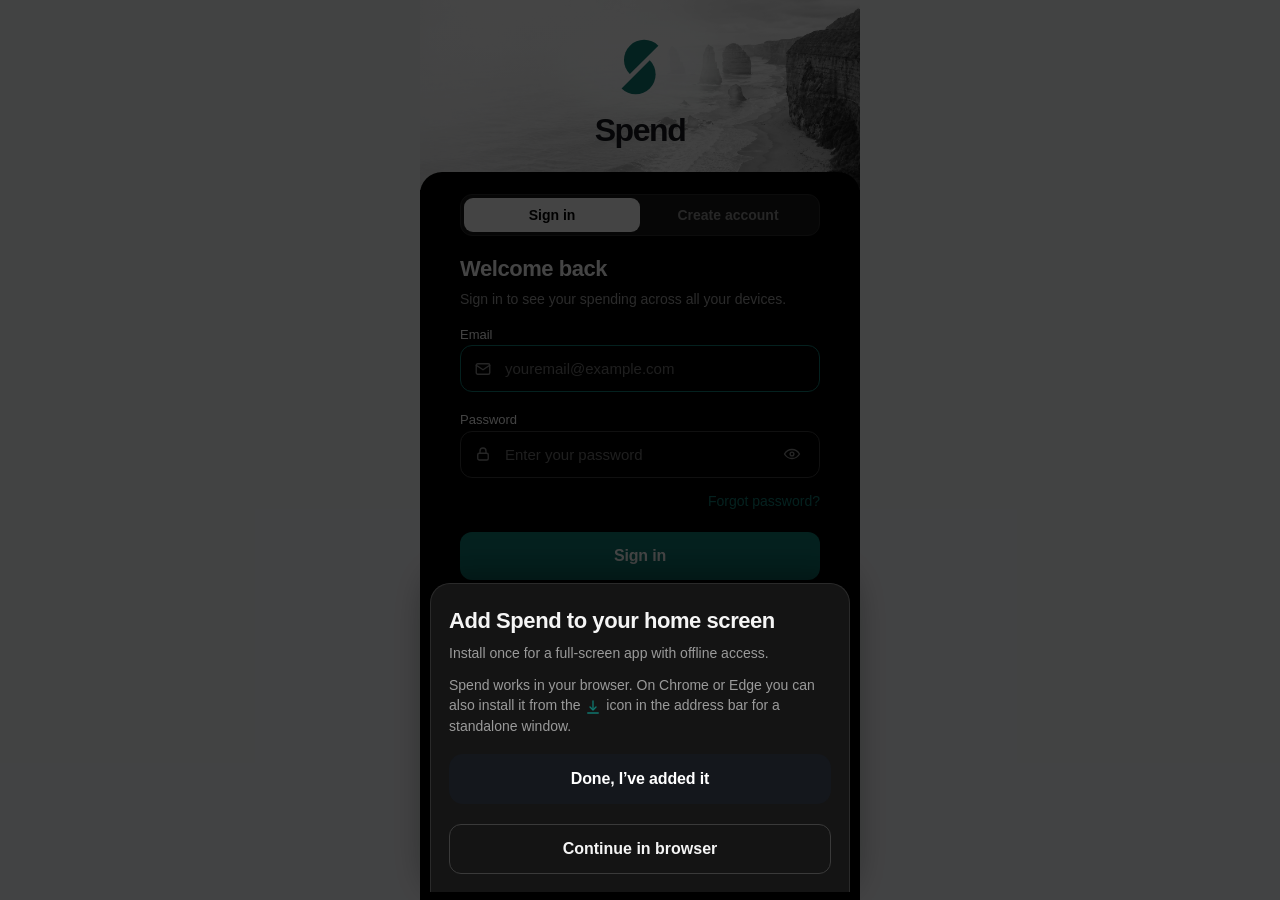
<file: index.html>
<!doctype html>
<html lang="en">
<head>
  <meta charset="utf-8">
  <meta name="viewport" content="width=device-width, initial-scale=1, viewport-fit=cover, maximum-scale=1">
  <meta name="theme-color" content="#EEF0F2">
  <meta name="apple-mobile-web-app-capable" content="yes">
  <meta name="apple-mobile-web-app-status-bar-style" content="default">
  <meta name="apple-mobile-web-app-title" content="Spend">
  <link rel="manifest" href="./manifest.webmanifest">
  <link rel="icon" href="./assets/icon-192.png" type="image/png">
  <link rel="apple-touch-icon" href="./assets/icon-192.png">
  <link rel="stylesheet" href="./styles.css">
  <title>Spend — expense tracker</title>
</head>
<body>
<div class="app" id="app" aria-busy="true">

  <div class="load-screen" id="loadScreen" role="status" aria-live="polite" aria-label="Loading Spend">
    <div class="brand-lockup">
      <img class="brand-mark" src="./assets/brand-mark.svg" width="80" height="125" alt="" aria-hidden="true">
      <div class="brand-wordmark">Spend</div>
      <p class="brand-tagline">Track what matters</p>
    </div>
    <div class="load-screen-spinner" aria-hidden="true"></div>
    <p class="load-screen-hint" id="loadScreenHint" hidden>Waking the server can take up to 15 seconds the first time today.</p>
  </div>

  <div class="account-menu" id="accountMenu" hidden>
    <button type="button" class="account-avatar" id="accountAvatar"
            aria-label="Account menu" aria-expanded="false" aria-haspopup="true">
      <span id="accountInitial">?</span>
    </button>
    <div class="account-popover" id="accountPopover" hidden>
      <div class="account-popover-lbl">Signed in as</div>
      <div class="account-popover-email" id="accountPopoverEmail"></div>
      <button type="button" class="account-signout" id="accountSignOut">Sign out</button>
    </div>
  </div>

  <div class="sync-status" id="syncStatus" hidden role="status" aria-live="polite"></div>

  <!-- SETUP (shown when Supabase keys are missing) -->
  <section class="screen" id="screen-setup">
    <div class="auth auth--hybrid">
      <div class="auth-brand-zone">
        <div class="brand-lockup">
          <img class="brand-mark" src="./assets/brand-mark.svg" width="80" height="125" alt="" aria-hidden="true">
          <div class="brand-wordmark">Spend</div>
          <p class="brand-tagline">Almost there — connect Supabase</p>
        </div>
      </div>
      <div class="auth-dock">
        <div class="auth-dock-inner">
          <div class="setup-steps">
            <p><strong>1.</strong> Supabase Dashboard → <strong>Project Settings</strong> → <strong>API</strong></p>
            <p><strong>2.</strong> Copy <strong>Project URL</strong> and <strong>anon public</strong> key</p>
            <p><strong>3.</strong> Paste them into <code>supabase/config.js</code> and save</p>
            <p><strong>4.</strong> Hard-refresh this page (<code>Cmd+Shift+R</code>)</p>
          </div>
          <p class="auth-msg error">Supabase is not configured yet — that’s why you don’t see the login screen.</p>
        </div>
      </div>
    </div>
  </section>

  <!-- AUTH (login / sign up) -->
  <section class="screen" id="screen-auth">
    <div class="auth auth--hybrid">
      <div class="auth-brand-zone">
        <div class="brand-lockup">
          <img class="brand-mark" src="./assets/brand-mark.svg" width="80" height="125" alt="" aria-hidden="true">
          <div class="brand-wordmark">Spend</div>
          <p class="brand-tagline">Track what matters</p>
        </div>
      </div>
      <div class="auth-dock">
        <div class="auth-dock-inner">
          <div id="authPanelForm" class="auth-panel">
            <div class="auth-seg" id="authSeg" role="tablist" aria-label="Sign in or create account">
              <button type="button" class="auth-seg-btn" id="authSegSignIn" role="tab" aria-selected="true" aria-controls="authForm">Sign in</button>
              <button type="button" class="auth-seg-btn" id="authSegSignUp" role="tab" aria-selected="false" aria-controls="authForm">Create account</button>
            </div>
            <button type="button" class="auth-back-link" id="authBackToSignIn" hidden>‹ Back to sign in</button>
            <div id="authBanner" class="auth-banner" hidden role="alert" aria-live="polite"></div>
            <div class="auth-heading" id="authHeading">
              <h2 class="auth-title" id="authTitle">Welcome back</h2>
              <p class="auth-lead" id="authLead">Sign in to see your spending across all your devices.</p>
            </div>
            <form id="authForm" class="auth-form" novalidate>
              <div class="field" id="authNameField" hidden>
                <label class="fl" for="authName">What's your name?</label>
                <div class="auth-input">
                  <span class="auth-input-ico" data-ico="user" aria-hidden="true"></span>
                  <input class="noteinput" type="text" id="authName" name="name" autocomplete="given-name"
                         maxlength="40" placeholder="Your first name" aria-describedby="authNameHelp authNameError">
                </div>
                <p class="auth-field-help" id="authNameHelp">Shown on your profile. You can change it later.</p>
                <p class="auth-field-error" id="authNameError" hidden aria-live="polite"></p>
              </div>
              <div class="field" id="authEmailField">
                <label class="fl" for="authEmail">Email</label>
                <div class="auth-input">
                  <span class="auth-input-ico" data-ico="mail" aria-hidden="true"></span>
                  <input class="noteinput" type="email" id="authEmail" name="email" autocomplete="email"
                         inputmode="email" autocapitalize="none" spellcheck="false"
                         placeholder="youremail@example.com" aria-describedby="authEmailError">
                </div>
                <p class="auth-field-error" id="authEmailError" hidden aria-live="polite"></p>
              </div>
              <div class="field" id="authPasswordField">
                <label class="fl" for="authPassword" id="authPasswordLabel">Password</label>
                <div class="auth-input">
                  <span class="auth-input-ico" data-ico="lock" aria-hidden="true"></span>
                  <input class="noteinput" type="password" id="authPassword" name="password"
                         autocomplete="current-password" placeholder="Enter your password"
                         aria-describedby="authPasswordHelp authPasswordError">
                  <button type="button" class="auth-eye" id="authPasswordToggle" aria-label="Show password" aria-pressed="false">
                    <span class="icon" data-ico="eye" aria-hidden="true"></span>
                  </button>
                </div>
                <div class="auth-meter" id="authPasswordMeter" hidden aria-hidden="true">
                  <span></span><span></span><span></span><span></span>
                </div>
                <p class="auth-field-help" id="authPasswordHelp" hidden></p>
                <p class="auth-field-error" id="authPasswordError" hidden aria-live="polite"></p>
              </div>
              <div class="field" id="authConfirmPasswordField" hidden>
                <label class="fl" for="authConfirmPassword">Confirm new password</label>
                <div class="auth-input">
                  <span class="auth-input-ico" data-ico="lock" aria-hidden="true"></span>
                  <input class="noteinput" type="password" id="authConfirmPassword" name="confirm-password"
                         autocomplete="new-password" placeholder="Enter it again"
                         aria-describedby="authConfirmPasswordError">
                  <button type="button" class="auth-eye" id="authConfirmPasswordToggle" aria-label="Show password" aria-pressed="false">
                    <span class="icon" data-ico="eye" aria-hidden="true"></span>
                  </button>
                </div>
                <p class="auth-field-error" id="authConfirmPasswordError" hidden aria-live="polite"></p>
              </div>
              <p class="auth-forgot-wrap" id="authForgotWrap">
                <button type="button" class="auth-forgot" id="authForgotLink">Forgot password?</button>
              </p>
              <p class="auth-slow-note" id="authSlowNote" hidden>Waking the server can take up to 10 seconds the first time today.</p>
              <button type="submit" class="savebtn" id="authSubmit">Sign in</button>
            </form>
            <p class="auth-install-link-wrap" id="authInstallLinkWrap" hidden>
              <button type="button" class="auth-inline-link" id="authInstallHelpLink">How to install</button>
            </p>
            <p class="auth-foot" id="authFoot" hidden></p>
            <div class="auth-forgot-success" id="authForgotSuccess" hidden role="status" aria-live="polite">
              ✓ If an account exists for that email, a reset link is on its way. It expires in 1 hour.
            </div>
          </div>
          <div id="authPanelCheckEmail" class="auth-panel" hidden>
            <div class="auth-mail-ico" aria-hidden="true">
              <span class="icon" data-ico="mail"></span>
            </div>
            <h2 class="auth-title" id="authCheckTitle">Check your inbox</h2>
            <p class="auth-lead" id="authCheckLead"></p>
            <ol class="auth-steps">
              <li>Open the email from Spend</li>
              <li>Tap <strong>Confirm my email</strong></li>
              <li>You'll land back here, signed in</li>
            </ol>
            <button type="button" class="savebtn" id="authOpenMailBtn">Open mail app</button>
            <button type="button" class="auth-ghost-btn" id="authResendBtn">Resend email</button>
            <p class="auth-resend-note" id="authResendNote"></p>
            <p class="auth-foot">
              <button type="button" class="auth-inline-link" id="authWrongEmailBtn">Wrong email? Start again</button>
            </p>
          </div>
        </div>
      </div>
    </div>
  </section>

  <!-- One-time display name (existing accounts without user_metadata.display_name) -->
  <section class="screen" id="screen-display-name">
    <div class="auth auth--hybrid auth--compact">
      <div class="auth-brand-zone">
        <div class="brand-lockup">
          <img class="brand-mark" src="./assets/brand-mark.svg" width="80" height="125" alt="" aria-hidden="true">
          <div class="brand-wordmark">Spend</div>
        </div>
      </div>
      <div class="auth-dock">
        <div class="auth-dock-inner">
          <div class="auth-heading">
            <h2 class="auth-title">What should we call you?</h2>
            <p class="auth-lead">We use this for your avatar and your account.</p>
          </div>
          <form id="displayNameForm" class="auth-form" novalidate>
            <div class="field" id="displayNameField">
              <label class="fl" for="displayNameInput">Your name</label>
              <div class="auth-input">
                <span class="auth-input-ico" data-ico="user" aria-hidden="true"></span>
                <input class="noteinput" type="text" id="displayNameInput" name="name" autocomplete="given-name"
                       maxlength="40" placeholder="Your first name" aria-describedby="displayNameError">
              </div>
              <p class="auth-field-error" id="displayNameError" hidden aria-live="polite"></p>
            </div>
            <button type="submit" class="savebtn" id="displayNameSubmit">Save</button>
          </form>
        </div>
      </div>
    </div>
  </section>

  <!-- HOME -->
  <section class="screen" id="screen-home">
    <div class="topbar">
      <div class="month-switch tabular" id="monthSwitcher">
        <button class="iconbtn" type="button" id="monthPrev" aria-label="Previous month" data-ico="chevronLeft"></button>
        <div class="month" id="monthLabel">This month</div>
        <button class="iconbtn" type="button" id="monthNext" aria-label="Next month" data-ico="chevronRight"></button>
      </div>
    </div>
    <div class="scroll" id="homeScroll"></div>
  </section>

  <!-- LIST -->
  <section class="screen" id="screen-list">
    <div class="topbar">
      <div class="month-switch tabular" id="listMonthSwitcher">
        <button class="iconbtn" type="button" id="listMonthPrev" aria-label="Previous month" data-ico="chevronLeft"></button>
        <div class="month" id="listMonthLabel">This month</div>
        <button class="iconbtn" type="button" id="listMonthNext" aria-label="Next month" data-ico="chevronRight"></button>
      </div>
    </div>
    <div class="list-search-wrap">
      <span class="icon list-search-ico" data-ico="search" aria-hidden="true"></span>
      <input class="list-search" type="search" id="listSearch"
             placeholder="Search notes or categories" autocomplete="off"
             aria-label="Search expenses in this month">
    </div>
    <div class="chips" id="filterChips"></div>
    <div class="scroll" id="listScroll"></div>
  </section>

  <!-- ADD -->
  <section class="screen" id="screen-add">
    <div class="topbar topbar--center">
      <button class="iconbtn" id="addBack" aria-label="Cancel" data-ico="x"></button>
      <h1 id="addTitle">New expense</h1>
      <span class="topbar-side" aria-hidden="true"></span>
    </div>
    <div class="scroll">
      <div class="amountwrap">
        <input class="amtinput tabular" id="amtInput" inputmode="decimal" placeholder="0.00"
               aria-label="Amount in Australian dollars" autocomplete="off">
        <div class="cur" id="amtCurrency">AUD</div>
      </div>
      <div class="field">
        <div class="fl">Category</div>
        <div class="pickgrid" id="pickGrid"></div>
      </div>
      <div class="field">
        <div class="fl">Date</div>
        <div class="datepill">
          <span class="icon" data-ico="calendar"></span><span id="dateText">Today</span>
          <span class="icon chev" data-ico="chevron"></span>
          <input type="date" id="dateInput" aria-label="Pick a date">
        </div>
      </div>
      <div class="field">
        <div class="fl">Note <span style="text-transform:none;color:var(--faint);font-weight:500;">(optional)</span></div>
        <input class="noteinput" id="noteInput" placeholder="e.g. lunch with friends" autocomplete="off">
      </div>
      <button class="savebtn" id="saveBtn" disabled>Save expense</button>
    </div>
  </section>

  <!-- ANALYSIS -->
  <section class="screen" id="screen-analyse">
    <div class="topbar">
      <div class="month-switch tabular" id="analyseMonthSwitcher">
        <button class="iconbtn" type="button" id="analyseMonthPrev" aria-label="Previous month" data-ico="chevronLeft"></button>
        <div class="month" id="analyseMonthLabel">This month</div>
        <button class="iconbtn" type="button" id="analyseMonthNext" aria-label="Next month" data-ico="chevronRight"></button>
      </div>
    </div>
    <div class="scroll" id="analyseScroll"></div>
  </section>

  <!-- MORE -->
  <section class="screen" id="screen-stub">
    <div class="topbar"><h1 id="stubTitle">More</h1></div>
    <div id="stubContent"></div>
  </section>

  <!-- SHARED GROUPS -->
  <section class="screen" id="screen-shared">
    <div class="topbar" id="sharedTopbar">
      <button type="button" class="iconbtn" id="sharedBack" hidden aria-label="Back" data-ico="chevronLeft"></button>
      <h1 id="sharedTitle">Groups</h1>
    </div>
    <div class="scroll" id="sharedScroll"></div>
  </section>

  <!-- NAV -->
  <nav class="nav" id="nav">
    <button data-nav="home" class="on"><span class="icon" data-ico="home"></span>Home</button>
    <button data-nav="list"><span class="icon" data-ico="list"></span>Expenses</button>
    <button data-nav="add"><span class="icon" data-ico="plus"></span>Add</button>
    <button data-nav="analyse"><span class="icon" data-ico="chart"></span>Analysis</button>
    <button data-nav="shared"><span class="icon" data-ico="users"></span>Groups</button>
    <button data-nav="more"><span class="icon" data-ico="dots"></span>More</button>
  </nav>
</div>

<div id="toast" class="toast" hidden></div>

<div class="install-tutorial" id="installTutorial" hidden role="dialog" aria-modal="true"
     aria-labelledby="installTutorialTitle" aria-describedby="installTutorialDesc">
  <button type="button" class="install-tutorial-backdrop" id="installTutorialBackdrop" tabindex="-1" aria-hidden="true"></button>
  <div class="install-tutorial-sheet">
    <h2 class="auth-title" id="installTutorialTitle">Add Spend to your home screen</h2>
    <p class="auth-lead" id="installTutorialDesc">Install once for a full-screen app with offline access.</p>

    <div class="install-panel" id="installPanelIosOther" hidden>
      <p class="install-callout">On iPhone and iPad, home screen install only works in <strong>Safari</strong>.</p>
      <p class="auth-lead">Copy this link, paste it into Safari, then follow the steps below.</p>
      <button type="button" class="auth-ghost-btn install-copy-btn" id="installCopyLinkBtn">Copy link to open in Safari</button>
      <p class="install-copy-note" id="installCopyNote" hidden role="status" aria-live="polite">Link copied — paste in Safari’s address bar.</p>
    </div>

    <ol class="auth-steps install-steps" id="installStepsIosSafari" hidden>
      <li><span class="install-step-ico icon" data-ico="share" aria-hidden="true"></span><span class="install-step-text">Tap <strong>Share</strong> in Safari&rsquo;s toolbar</span></li>
      <li><span class="install-step-ico icon" data-ico="viewMore" aria-hidden="true"></span><span class="install-step-text">Tap <strong>View More</strong> in the lower-right of the share sheet</span></li>
      <li><span class="install-step-ico icon" data-ico="homePlus" aria-hidden="true"></span><span class="install-step-text">Tap <strong>Add to Home Screen</strong></span></li>
      <li><span class="install-step-ico icon" data-ico="plus" aria-hidden="true"></span><span class="install-step-text">Tap <strong>Add</strong> in the top corner</span></li>
      <li><span class="install-step-ico icon" data-ico="phone" aria-hidden="true"></span><span class="install-step-text">Open <strong>Spend</strong> from your home screen</span></li>
    </ol>

    <ol class="auth-steps install-steps" id="installStepsAndroid" hidden>
      <li><span class="install-step-ico icon" data-ico="dots" aria-hidden="true"></span><span class="install-step-text">Tap the menu <strong>(⋮)</strong> in Chrome</span></li>
      <li><span class="install-step-ico icon" data-ico="plus" aria-hidden="true"></span><span class="install-step-text">Tap <strong>Add to Home screen</strong> or <strong>Install app</strong></span></li>
      <li><span class="install-step-ico icon" data-ico="phone" aria-hidden="true"></span><span class="install-step-text">Open <strong>Spend</strong> from your home screen</span></li>
    </ol>

    <p class="auth-lead install-desktop-note" id="installPanelDesktop" hidden>
      Spend works in your browser. On Chrome or Edge you can also install it from the <span class="install-inline-ico icon" data-ico="download" aria-hidden="true"></span> icon in the address bar for a standalone window.
    </p>

    <button type="button" class="savebtn install-prompt-btn" id="installPromptBtn" hidden>Install Spend</button>

    <div class="install-tutorial-actions">
      <button type="button" class="savebtn" id="installTutorialDone">Done, I&rsquo;ve added it</button>
      <button type="button" class="auth-ghost-btn" id="installTutorialBrowser">Continue in browser</button>
    </div>
  </div>
</div>

<div class="confirm" id="confirmDialog" hidden>
  <button type="button" class="confirm-backdrop" id="confirmCancelBg" aria-label="Dismiss"></button>
  <div class="confirm-sheet" role="dialog" aria-modal="true" aria-labelledby="confirmTitle" aria-describedby="confirmBody">
    <h2 class="confirm-title" id="confirmTitle">Delete expense?</h2>
    <p class="confirm-body" id="confirmBody">This can’t be undone.</p>
    <div class="confirm-actions">
      <button type="button" class="confirm-btn confirm-btn--ghost" id="confirmCancel">Cancel</button>
      <button type="button" class="confirm-btn confirm-btn--danger" id="confirmOk">Delete</button>
    </div>
  </div>
</div>

<!-- Supabase: cloud auth + database (vendored so the app opens without a CDN) -->
<script src="./vendor/supabase-js.js"></script>
<script src="./supabase/config.js"></script>
<script src="./supabase/client.js"></script>
<script src="./auth-view.js"></script>
<script src="./install-tutorial.js"></script>
<script src="./supabase/auth.js"></script>
<script src="./supabase/data.js"></script>
<script src="./supabase/settings.js"></script>
<script src="./supabase/categories.js"></script>
<script src="./supabase/fx-rates.js"></script>
<script src="./rates.js"></script>
<script src="./currency.js"></script>
<script src="./shared-ledger.js"></script>
<script src="./supabase/shared.js"></script>
<script src="./shared-ui.js"></script>
<script src="./app.js"></script>
</body>
</html>
</file>
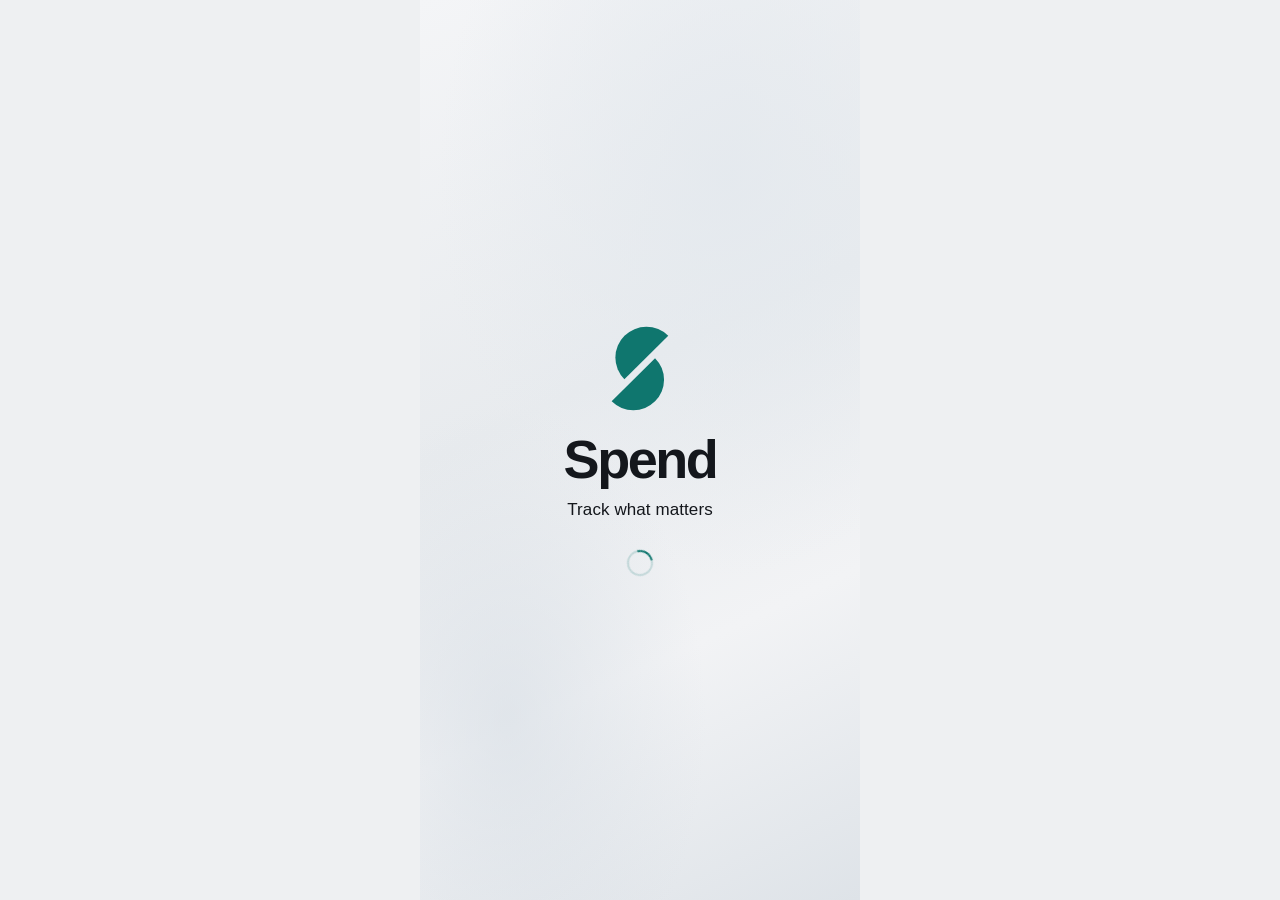
<file: expense-tracker.html>
<!doctype html>
<html lang="en">
<head>
  <meta charset="utf-8">
  <meta http-equiv="refresh" content="0; url=./index.html">
  <title>Redirecting to Spend…</title>
</head>
<body>
  <p>This file has moved. <a href="./index.html">Open Spend app</a></p>
</body>
</html>
</file>
<file: styles.css>
:root{
  --paper:#EEF0F2; --card:#FFFFFF; --ink:#14171C; --muted:#5C6370; --faint:#8B929E;
  --hair:#DDE1E6; --hair-strong:#C8CED6; --ink-soft:#1E2329;
  --ok:#0F766E; --ok-deep:#0A5C56; --over:#C0392B;
  --stone-wash:#E4E9EE;
  --radius:14px;
  --safe-b:env(safe-area-inset-bottom,0px);
  font-family:-apple-system,BlinkMacSystemFont,"Segoe UI",Roboto,Helvetica,Arial,sans-serif;
}
*{box-sizing:border-box;-webkit-tap-highlight-color:transparent;}
html,body{margin:0;height:100%;background:var(--paper);color:var(--ink);overflow:hidden;overscroll-behavior:none;}
body{font-size:16px;line-height:1.4;}
button{font-family:inherit;color:inherit;cursor:pointer;}
input{font-family:inherit;}
.tabular{font-variant-numeric:tabular-nums;}

.app{max-width:440px;margin:0 auto;height:100vh;height:100dvh;background:var(--paper);
  display:flex;flex-direction:column;position:relative;overflow:hidden;
  padding-top:env(safe-area-inset-top,0px);}
.app.modal .nav{display:none;}
.app.auth-mode .nav{display:none;}
.app.auth-mode{padding-top:0;background:#000;}
.app.auth-mode #screen-auth.active,
.app.auth-mode #screen-setup.active,
.app.auth-mode #screen-display-name.active{flex:1;min-height:0;background:#000;}
.app.signed-in #screen-home .topbar,
.app.signed-in #screen-list .topbar,
.app.signed-in #screen-analyse .topbar,
.app.signed-in #screen-stub .topbar,
.app.signed-in #screen-shared .topbar{padding-right:50px;}

/* screens */
.screen{display:none;flex:1;flex-direction:column;min-height:0;}
.screen.active{display:flex;}
.scroll{flex:1;overflow-y:auto;-webkit-overflow-scrolling:touch;padding:0 16px 96px;}

.topbar{display:flex;align-items:center;justify-content:space-between;
  padding:14px 16px 10px;flex-shrink:0;}
.topbar h1{font-size:18px;font-weight:600;margin:0;letter-spacing:-.01em;}
.topbar--center{display:grid;grid-template-columns:40px 1fr 40px;align-items:center;}
.topbar--center h1{text-align:center;font-size:16px;grid-column:2;}
.month{display:flex;align-items:center;gap:5px;font-size:18px;font-weight:600;letter-spacing:-.01em;}
.month-switch{display:flex;align-items:center;gap:2px;}
.month-switch .iconbtn{color:var(--ink);}
.month-switch .iconbtn.icon,
#addBack.icon{
  width:36px;height:36px;min-width:36px;min-height:36px;padding:0;
  display:grid;place-items:center;flex-shrink:0;
}
.month-switch .iconbtn.icon svg,
#addBack.icon svg{width:26px;height:26px;display:block;}
.month-switch .iconbtn:disabled{opacity:.35;cursor:default;}
.iconbtn{background:none;border:none;padding:6px;border-radius:10px;color:var(--muted);display:grid;place-items:center;}
.iconbtn:active{background:var(--hair);}
.icon{width:22px;height:22px;display:inline-block;vertical-align:middle;}
.icon svg{width:100%;height:100%;display:block;}

/* hero */
.hero{background:var(--card);border:1px solid var(--hair);border-radius:18px;padding:18px;margin-top:4px;}
.hero .lbl{font-size:12px;color:var(--muted);letter-spacing:.02em;text-transform:uppercase;font-weight:600;}
.hero .total{margin:4px 0 14px;line-height:1;}
.hero .hero-money .money-main{font-size:38px;font-weight:650;letter-spacing:-.02em;line-height:1.05;}
.hero .hero-money .money-eur{font-size:13px;font-weight:500;color:var(--faint);margin-top:5px;}
.bar{height:8px;border-radius:6px;background:var(--hair);overflow:hidden;margin-bottom:2px;}
.bar > i{display:block;height:100%;border-radius:6px;background:var(--ok);transition:width .35s ease;}
.bar.over > i{background:var(--over);}
.budgetrows{margin-top:4px;}
.budgetrow{display:grid;grid-template-columns:72px 1fr auto;align-items:center;gap:6px 10px;padding:11px 0;}
.budgetrow + .budgetrow{border-top:1px solid var(--hair);}
.budgetlbl{font-size:11px;font-weight:600;color:var(--muted);text-transform:uppercase;letter-spacing:.03em;display:flex;align-items:center;gap:5px;}
.budgetlbl .icon{width:13px;height:13px;flex-shrink:0;}
.budgetmid{font-size:15px;font-weight:550;color:var(--ink);letter-spacing:-.01em;}
.budget-of{color:var(--muted);font-weight:450;font-size:14px;}
.budgetright{font-size:15px;font-weight:600;color:var(--ok-deep);text-align:right;letter-spacing:-.01em;white-space:nowrap;}
.budgetright.over{color:var(--over);}
.budgetmeta{font-size:12px;font-weight:500;color:var(--faint);text-align:right;line-height:1.35;}

.addbtn{width:100%;margin-top:14px;background:var(--ink);color:#fff;border:none;border-radius:14px;
  padding:15px;font-size:16px;font-weight:600;display:flex;align-items:center;justify-content:center;gap:8px;
  letter-spacing:-.01em;}
.addbtn:active{transform:scale(.985);}
.addbtn .icon{width:20px;height:20px;}

.sectlabel{font-size:12px;font-weight:600;color:var(--muted);letter-spacing:.03em;
  text-transform:uppercase;margin:22px 2px 10px;display:flex;justify-content:space-between;align-items:center;}
.sectlabel a{color:var(--faint);text-decoration:none;display:flex;}

/* category cards */
.catgrid{display:grid;grid-template-columns:1fr 1fr;gap:10px;}
.catcard{background:var(--card);border:1px solid var(--hair);border-radius:var(--radius);padding:13px 14px;}
.catcard .dot{width:30px;height:30px;border-radius:9px;display:grid;place-items:center;margin-bottom:9px;}
.catcard .dot .icon{width:17px;height:17px;color:#fff;}
.catcard .cn{font-size:13.5px;color:var(--muted);}
.catcard .cv{margin-top:1px;}
.moneyblock{display:inline-flex;flex-direction:column;}
.money-main{line-height:1.15;}
.money-eur{font-size:11px;color:var(--faint);font-weight:500;line-height:1.15;margin-top:1px;}
.catcard .money-main{font-size:17px;font-weight:600;letter-spacing:-.01em;}
.rright .moneyblock{align-items:flex-end;}
.rright .money-main{font-size:15px;font-weight:600;letter-spacing:-.01em;}

/* rows */
.rows{display:flex;flex-direction:column;}
.rowwrap{position:relative;overflow:hidden;border-bottom:1px solid var(--hair);}
.rowwrap:last-child{border-bottom:none;}
.row{display:flex;align-items:center;gap:12px;padding:12px 2px;background:var(--paper);
  position:relative;transition:transform .22s ease;z-index:1;}
.rowwrap.list-row .row{background:var(--card);padding:13px 14px;}
.rowwrap.list-row{background:var(--card);border-radius:0;}
.badge{width:34px;height:34px;border-radius:10px;display:grid;place-items:center;flex-shrink:0;}
.badge .icon{width:18px;height:18px;color:#fff;}
.rmid{flex:1;min-width:0;}
.rmid .t{font-size:15px;font-weight:550;white-space:nowrap;overflow:hidden;text-overflow:ellipsis;letter-spacing:-.01em;}
.rmid .s{font-size:12.5px;color:var(--muted);margin-top:1px;}
.rright{text-align:right;flex-shrink:0;}
.rright .dt{font-size:12px;color:var(--faint);margin-top:3px;}
.actions{position:absolute;top:0;right:0;bottom:0;display:flex;z-index:0;}
.act{border:none;color:#fff;width:76px;display:flex;flex-direction:column;align-items:center;
  justify-content:center;gap:4px;font-size:12px;font-weight:600;}
.act .icon{width:18px;height:18px;color:#fff;}
.act.edit{background:#3B7ACF;}
.act.del{background:var(--over);}
.rowwrap.open .row{transform:translateX(-152px);}

/* list search + filter chips */
.list-search-wrap{position:relative;margin:0 16px 8px;flex-shrink:0;}
.list-search-ico{position:absolute;left:12px;top:50%;transform:translateY(-50%);
  width:16px;height:16px;color:var(--faint);pointer-events:none;z-index:1;}
.list-search{width:100%;border:1px solid var(--hair);border-radius:12px;padding:11px 13px 11px 38px;
  font-size:15px;background:var(--card);outline:none;color:var(--ink);}
.list-search::placeholder{color:var(--faint);}
.list-search:focus{border-color:var(--hair-strong);}
.list-search::-webkit-search-cancel-button{-webkit-appearance:none;appearance:none;}
.chips{display:flex;gap:8px;overflow-x:auto;padding:2px 16px 4px;flex-shrink:0;scrollbar-width:none;}
.chips::-webkit-scrollbar{display:none;}
.chip{flex-shrink:0;border:1px solid var(--hair-strong);background:var(--card);border-radius:999px;
  padding:7px 14px;font-size:13px;font-weight:550;color:var(--muted);white-space:nowrap;}
.chip.active{background:var(--ink);border-color:var(--ink);color:#fff;}

.listcard{background:var(--card);border:1px solid var(--hair);border-radius:16px;overflow:hidden;margin-top:6px;}
.daygroup{padding:14px 14px 4px;font-size:12px;font-weight:600;color:var(--faint);letter-spacing:.03em;text-transform:uppercase;}
.empty--section{padding:28px 16px;}

/* nav */
.nav{flex-shrink:0;display:flex;background:var(--card);border-top:1px solid var(--hair);
  padding:8px 6px calc(8px + var(--safe-b));}
.nav button{flex:1;background:none;border:none;padding:7px 0 5px;display:flex;flex-direction:column;
  align-items:center;gap:3px;color:var(--faint);font-size:10px;font-weight:550;border-radius:12px;
  letter-spacing:0;min-width:0;}
.nav button span:not(.icon){max-width:100%;overflow:hidden;text-overflow:ellipsis;white-space:nowrap;}
.nav button .icon{width:23px;height:23px;}
.nav button.on{color:var(--ink);}
.nav button:active{background:var(--paper);}

/* add screen */
.amountwrap{text-align:center;padding:26px 0 10px;}
.amountwrap .amtinput{border:none;background:none;text-align:center;font-size:46px;font-weight:650;
  letter-spacing:-.02em;color:var(--ink);width:100%;outline:none;padding:0;}
.amountwrap .amtinput::placeholder{color:var(--hair-strong);}
.amountwrap .cur{font-size:14px;color:var(--muted);font-weight:600;margin-top:2px;letter-spacing:.04em;text-transform:uppercase;}
.pickgrid{display:grid;grid-template-columns:1fr 1fr;gap:8px;}
.pick{display:flex;align-items:center;gap:10px;padding:11px 12px;border:1px solid var(--hair);
  border-radius:12px;background:var(--card);font-size:13.5px;font-weight:550;color:var(--ink);text-align:left;}
.pick .pdot{width:26px;height:26px;border-radius:8px;display:grid;place-items:center;flex-shrink:0;}
.pick .pdot .icon{width:15px;height:15px;color:#fff;}
.pick.sel{border-color:var(--ink);border-width:2px;padding:10px 11px;}
.field{margin-top:16px;}
.field .fl{font-size:12px;font-weight:600;color:var(--muted);letter-spacing:.02em;text-transform:uppercase;margin-bottom:7px;}
.datepill{position:relative;display:flex;align-items:center;gap:9px;padding:12px 13px;border:1px solid var(--hair);
  border-radius:12px;background:var(--card);font-size:14px;color:var(--ink);}
.datepill .icon{width:17px;height:17px;color:var(--muted);}
.datepill .chev{margin-left:auto;color:var(--faint);}
.datepill input[type=date]{position:absolute;inset:0;width:100%;height:100%;opacity:0;border:none;
  margin:0;padding:0;cursor:pointer;-webkit-appearance:none;appearance:none;}
.noteinput{width:100%;border:1px solid var(--hair);border-radius:12px;padding:12px 13px;
  font-size:15px;background:var(--card);outline:none;color:var(--ink);}
.noteinput:focus{border-color:var(--hair-strong);}
.savebtn{width:100%;margin-top:20px;background:var(--ink);color:#fff;border:none;border-radius:14px;
  padding:16px;font-size:16px;font-weight:600;letter-spacing:-.01em;}
.savebtn:disabled{background:var(--hair-strong);color:#fff;}
.savebtn:not(:disabled):active{transform:scale(.985);}

.setup-steps{background:#141414;border:1px solid #2A2A2A;border-radius:12px;padding:16px;font-size:14px;color:#A1A1A1;line-height:1.55;}
.setup-steps p{margin:0 0 10px;}
.setup-steps p:last-child{margin-bottom:0;}
.setup-steps strong{color:#F5F5F5;}
.setup-steps code{font-size:13px;color:#F5F5F5;background:#2A2A2A;padding:2px 6px;border-radius:6px;}

/* brand lockup — shared by loading + auth (identical mark + wordmark) */
.brand-lockup{
  display:flex;flex-direction:column;align-items:center;justify-content:center;
  text-align:center;gap:0;width:100%;margin:0 auto;
}
.brand-mark{
  /* Tall split-S from mockup — never force square or it distorts */
  width:80px;height:auto;aspect-ratio:120 / 134;display:block;flex-shrink:0;margin-bottom:18px;
  object-fit:contain;
}
.brand-wordmark{
  font-size:54px;font-weight:700;letter-spacing:-.045em;color:var(--ink);line-height:1.05;
  margin:0;
}
.brand-tagline{
  margin:10px 0 0;font-size:17px;font-weight:500;color:var(--ink);letter-spacing:.005em;
}

/* auth — Cool Stone hero + hard black dock (matches mockup split) */
.auth{flex:1;display:flex;flex-direction:column;min-height:0;width:100%;}
.auth--hybrid{flex:1;min-height:0;justify-content:flex-end;}
.auth-brand-zone{
  flex:1 1 auto;display:flex;align-items:center;justify-content:center;
  padding:28px 24px 24px;padding-top:calc(36px + env(safe-area-inset-top,0px));
  min-height:180px;position:relative;overflow:hidden;width:100%;
  background-color:#F0F1F3;
  background-image:
    linear-gradient(180deg, rgba(250,250,251,.28) 0%, transparent 48%),
    linear-gradient(90deg, rgba(245,246,248,.42) 0%, rgba(245,246,248,.12) 36%, transparent 58%),
    url("./assets/auth-australia.jpg");
  background-size:cover, cover, cover;
  background-position:center, center, 55% 42%;
  background-repeat:no-repeat;
}
.auth--hybrid.auth--compact .auth-brand-zone{
  flex:0 0 190px;min-height:140px;padding-top:calc(20px + env(safe-area-inset-top,0px));
}
.auth--hybrid.auth--compact .brand-lockup .brand-mark{width:52px;height:auto;}
.auth--hybrid.auth--compact .brand-wordmark{font-size:32px;}
.auth--hybrid.auth--compact .brand-tagline{display:none;}
.auth-dock{
  flex:1 1 0;width:100%;background:#000;color:#F5F5F5;
  border-radius:22px 22px 0 0;margin-top:-18px;position:relative;
  padding:22px 22px calc(22px + var(--safe-b));
  min-height:0;display:flex;flex-direction:column;
  overflow-y:auto;-webkit-overflow-scrolling:touch;
}
.auth-dock-inner{max-width:360px;margin:0 auto;width:100%;flex:1;display:flex;flex-direction:column;}
.auth-panel{display:flex;flex-direction:column;min-height:0;}
.auth-seg{
  display:grid;grid-template-columns:1fr 1fr;background:#161616;border:1px solid #2A2A2A;
  border-radius:12px;padding:3px;margin-bottom:18px;gap:0;
}
.auth-seg-btn{
  border:none;background:transparent;color:#8A8A8A;font-size:14px;font-weight:600;
  padding:9px 0;border-radius:9px;cursor:pointer;font-family:inherit;
}
.auth-seg-btn[aria-selected="true"]{background:#F5F5F5;color:#000;}
.auth-seg-btn:disabled{opacity:.5;cursor:not-allowed;}
.auth-heading{margin-bottom:14px;}
.auth-title{font-size:22px;font-weight:650;margin:0 0 4px;letter-spacing:-.02em;color:#F5F5F5;}
.auth-lead{font-size:14px;color:#9A9A9A;margin:0;line-height:1.45;}
.auth-banner{
  border-radius:12px;padding:11px 13px;font-size:13.5px;line-height:1.4;margin-bottom:14px;
  display:flex;gap:9px;align-items:flex-start;
}
.auth-banner.error{background:rgba(192,57,43,.16);border:1px solid rgba(240,168,160,.35);color:#F6C9C3;}
.auth-banner.ok{background:rgba(15,118,110,.18);border:1px solid rgba(63,181,168,.35);color:#BFE8E2;}
.auth-field-help{font-size:12.5px;color:#8A8A8A;margin:-6px 0 10px;line-height:1.4;}
.auth-field-error{font-size:12.5px;color:#F0A8A0;margin:-6px 0 10px;line-height:1.4;}
.auth-form .field.field--error .noteinput{border-color:#E0786C;}
.auth-meter{display:grid;grid-template-columns:repeat(4,1fr);gap:5px;margin:-4px 0 6px;}
.auth-meter span{height:4px;border-radius:3px;background:#2A2A2A;}
.auth-meter span.on{background:var(--ok);}
.auth-slow-note{font-size:12px;color:#6E6E6E;text-align:center;margin:10px 0 0;line-height:1.4;}
.auth-foot{margin:16px 0 0;text-align:center;font-size:13px;color:#8A8A8A;line-height:1.45;}
.auth-inline-link{
  background:none;border:none;padding:0;color:var(--ok);font-weight:600;font-size:inherit;
  cursor:pointer;font-family:inherit;
}
.auth-inline-link:active{opacity:.85;}
.auth-back-link{
  display:block;background:none;border:none;padding:0 0 14px;margin:0;
  font-size:14px;color:#BDBDBD;cursor:pointer;font-family:inherit;text-align:left;
}
.auth-back-link:active{opacity:.85;}
.auth-ghost-btn{
  width:100%;margin-top:10px;background:transparent;border:1px solid #3A3A3A;color:#F5F5F5;
  border-radius:12px;padding:15px;font-size:16px;font-weight:600;font-family:inherit;cursor:pointer;
}
.auth-ghost-btn:disabled{opacity:.5;cursor:not-allowed;}
.auth-forgot-success{
  margin-top:16px;border-radius:12px;padding:11px 13px;font-size:13.5px;line-height:1.4;
  background:rgba(15,118,110,.18);border:1px solid rgba(63,181,168,.35);color:#BFE8E2;
}
.auth-mail-ico{
  width:74px;height:74px;border-radius:22px;background:rgba(15,118,110,.18);
  display:grid;place-items:center;margin:4px 0 16px;
}
.auth-mail-ico .icon,.auth-mail-ico svg{width:36px;height:36px;color:#3FB5A8;}
.auth-steps{font-size:13.5px;color:#BDBDBD;line-height:1.55;margin:4px 0 18px;padding-left:18px;}
.auth-email-pill{
  display:inline-block;background:#161616;border:1px solid #2A2A2A;border-radius:999px;
  padding:5px 11px;font-size:13.5px;color:#F5F5F5;margin-top:6px;
}
.auth-resend-note{font-size:12px;color:#6E6E6E;text-align:center;margin:12px 0 0;}
.auth-form.auth-form--loading{opacity:.55;pointer-events:none;}
.auth-form.auth-form--loading .auth-seg{opacity:.5;}
.auth-form .field{margin-top:0;margin-bottom:16px;}
.auth-form .field .fl{
  color:#F5F5F5;text-transform:none;letter-spacing:0;font-size:13px;font-weight:500;margin-bottom:8px;
}
.auth-input{position:relative;display:flex;align-items:center;}
.auth-input-ico{
  position:absolute;left:14px;width:18px;height:18px;color:#8A8A8A;pointer-events:none;z-index:1;
  display:grid;place-items:center;
}
.auth-input-ico.icon,.auth-input-ico .icon,.auth-input-ico svg{width:18px;height:18px;display:block;}
.auth-form .noteinput{
  background:transparent;border:1px solid #3A3A3A;color:#F5F5F5;border-radius:12px;
  padding:14px 44px 14px 44px;font-size:15px;
}
.auth-form .noteinput::placeholder{color:#6E6E6E;}
.auth-form .noteinput:focus{border-color:var(--ok);outline:none;}
.auth-eye{
  position:absolute;right:8px;width:40px;height:40px;border:none;background:none;
  color:#8A8A8A;display:grid;place-items:center;border-radius:10px;padding:0;
}
.auth-eye .icon{width:18px;height:18px;}
.auth-eye:active{color:#F5F5F5;}
.auth-form .savebtn{
  margin-top:8px;background:var(--ok);color:#fff;border-radius:12px;padding:15px;
}
.auth-form .savebtn:disabled{background:#2A2A2A;color:#6E6E6E;}
.auth-msg{font-size:14px;margin:0 0 12px;line-height:1.4;}
.auth-msg.error{color:#F0A8A0;}
.auth-msg.ok{color:#7DCFC4;}
.auth-form .savebtn .auth-spin{
  display:inline-block;width:15px;height:15px;border:2px solid rgba(255,255,255,.35);
  border-top-color:#fff;border-radius:50%;vertical-align:-2px;margin-right:8px;
  animation:auth-spin .7s linear infinite;
}
@keyframes auth-spin{to{transform:rotate(360deg);}}
.auth-forgot-wrap{margin:-4px 0 12px;text-align:right;}
.auth-forgot{
  background:none;border:none;padding:0;font-size:14px;color:var(--ok);cursor:pointer;font-family:inherit;
}
.auth-forgot:active{opacity:.85;}
.auth-panel[hidden],
.auth-seg[hidden],
.auth-back-link[hidden],
.auth-banner[hidden],
.auth-meter[hidden],
.auth-forgot-wrap[hidden],
.auth-foot[hidden],
.auth-forgot-success[hidden],
.auth-slow-note[hidden],
.auth-install-link-wrap[hidden]{display:none !important;}
.auth-form .field[hidden]{display:none !important;}

/* install tutorial (auth overlay) */
.install-tutorial{
  position:fixed;inset:0;z-index:90;display:flex;align-items:flex-end;justify-content:center;
  padding:0 0 calc(8px + var(--safe-b));
}
.install-tutorial[hidden]{display:none !important;}
.app.auth-mode .install-tutorial{align-items:flex-end;}
.install-tutorial-backdrop{
  position:absolute;inset:0;border:none;padding:0;margin:0;cursor:default;
  background:rgba(0,0,0,.72);
}
.install-tutorial-sheet{
  position:relative;width:100%;max-width:420px;max-height:min(92vh,720px);overflow-y:auto;
  -webkit-overflow-scrolling:touch;
  background:#141414;border-radius:20px 20px 0 0;padding:22px 18px calc(18px + var(--safe-b));
  border:1px solid #2A2A2A;border-bottom:none;
  box-shadow:0 -8px 40px rgba(0,0,0,.45);
}
.install-tutorial-sheet .auth-title{margin-bottom:6px;}
.install-steps{margin-top:14px;}
.install-steps li{display:flex;align-items:flex-start;gap:10px;margin-bottom:10px;}
.install-step-text{flex:1;min-width:0;}
.install-step-ico{
  flex:0 0 22px;width:22px;height:22px;margin-top:1px;color:var(--ok);
}
.install-step-ico svg{width:22px;height:22px;}
.install-callout{
  font-size:14px;line-height:1.45;color:#E8E8E8;margin:12px 0 8px;
  padding:12px 14px;border-radius:12px;background:rgba(63,181,168,.12);border:1px solid rgba(63,181,168,.28);
}
.install-copy-btn{width:100%;margin-top:10px;}
.install-copy-note{font-size:12.5px;color:var(--ok);text-align:center;margin:10px 0 0;}
.install-desktop-note{margin-top:12px;}
.install-inline-ico{display:inline-block;vertical-align:middle;width:18px;height:18px;color:var(--ok);}
.install-inline-ico svg{width:18px;height:18px;}
.install-prompt-btn{width:100%;margin:14px 0 0;}
.install-tutorial-actions{display:flex;flex-direction:column;gap:10px;margin-top:18px;}
.install-tutorial-actions .savebtn{margin:0;}
.install-panel[hidden],
.install-steps[hidden],
.install-desktop-note[hidden],
.install-prompt-btn[hidden],
.install-copy-note[hidden]{display:none !important;}
.auth-install-link-wrap{margin:14px 0 0;text-align:center;font-size:13px;}

/* account panel (More screen) */
.account-panel{flex:1;overflow-y:auto;-webkit-overflow-scrolling:touch;padding:20px 16px 96px;}
.account-card{background:var(--card);border:1px solid var(--hair);border-radius:18px;padding:18px;margin-bottom:14px;}
.account-card .lbl{font-size:12px;color:var(--muted);text-transform:uppercase;letter-spacing:.02em;font-weight:600;}
.account-card .email{font-size:16px;font-weight:550;margin-top:6px;word-break:break-all;}
.settings-hint{font-size:13px;color:var(--muted);line-height:1.45;margin:8px 0 14px;}
.budget-field{display:flex;align-items:center;gap:10px;border:1px solid var(--hair);border-radius:12px;
  background:var(--paper);padding:4px 4px 4px 14px;}
.budget-cur{font-size:12px;font-weight:600;color:var(--muted);letter-spacing:.04em;}
.currency-seg{display:flex;gap:8px;margin-top:4px;}
.currency-opt{flex:1;border:1px solid var(--hair-strong);background:var(--card);border-radius:12px;
  padding:12px 10px;font-size:15px;font-weight:600;color:var(--ink);cursor:pointer;}
.currency-opt.active{background:var(--ink);border-color:var(--ink);color:#fff;}
.currency-opt:active{opacity:.9;}
.budget-input{flex:1;border:none;background:none;font-size:22px;font-weight:650;letter-spacing:-.02em;
  color:var(--ink);outline:none;padding:10px 8px;min-width:0;}
.account-card .settings-save{margin-top:14px;padding:14px;}
.catlist{margin-top:12px;}
.catlist-addbtn{
  width:100%;display:flex;align-items:center;justify-content:center;gap:8px;
  border:1px dashed var(--hair-strong);border-radius:12px;background:var(--paper);
  padding:12px;font-size:14px;font-weight:600;color:var(--ink);margin-bottom:14px;
}
.catlist-addbtn .icon{width:18px;height:18px;color:var(--muted);}
.catlist-addbtn:active{background:var(--hair);}
.catlist-group + .catlist-group{margin-top:16px;}
.catlist-label{font-size:11px;font-weight:650;color:var(--muted);letter-spacing:.04em;text-transform:uppercase;margin:0 0 8px;}
.catlist-rows{display:flex;flex-direction:column;gap:6px;}
.catlist-row{display:flex;align-items:center;gap:10px;width:100%;border:1px solid var(--hair);border-radius:12px;
  background:var(--paper);padding:10px 12px;text-align:left;}
.catlist-row:active{background:var(--hair);}
.catlist-dot{width:32px;height:32px;border-radius:9px;display:grid;place-items:center;flex-shrink:0;}
.catlist-dot .icon{width:17px;height:17px;color:#fff;}
.catlist-name{flex:1;min-width:0;font-size:15px;font-weight:550;color:var(--ink);letter-spacing:-.01em;
  overflow:hidden;text-overflow:ellipsis;white-space:nowrap;}
.catlist-tag{flex-shrink:0;font-size:11px;font-weight:650;color:var(--muted);background:var(--card);
  border:1px solid var(--hair);border-radius:999px;padding:3px 8px;}
.catlist-tag--unique{color:#6B21A8;border-color:#E9D5FF;background:#F5F3FF;}
.catlist-note{margin:0 0 8px;font-size:12.5px;color:var(--faint);line-height:1.4;}
.catlist-chev{width:16px;height:16px;color:var(--faint);transform:rotate(-90deg);flex-shrink:0;}
.catlist-empty{font-size:13px;color:var(--faint);padding:8px 2px;}
.cateditor{margin-top:4px;}
.cateditor-top{display:flex;align-items:center;justify-content:space-between;gap:10px;margin-bottom:12px;}
.cateditor-title{font-size:16px;font-weight:650;color:var(--ink);letter-spacing:-.01em;}
.cateditor-close{width:36px;height:36px;border:none;border-radius:10px;background:var(--paper);color:var(--muted);
  display:grid;place-items:center;padding:0;}
.cateditor-close .icon{width:18px;height:18px;}
.cateditor-close:active{background:var(--hair);}
.cat-preview{display:flex;align-items:center;gap:12px;padding:14px;border-radius:14px;background:var(--paper);
  border:1px solid var(--hair);margin-bottom:4px;}
.cat-preview-dot{width:44px;height:44px;border-radius:12px;display:grid;place-items:center;flex-shrink:0;}
.cat-preview-dot .icon{width:22px;height:22px;color:#fff;}
.cat-preview-name{font-size:16px;font-weight:600;color:var(--ink);letter-spacing:-.01em;min-width:0;
  overflow:hidden;text-overflow:ellipsis;white-space:nowrap;}
.cateditor .field{margin-top:14px;}
.cateditor .fl{display:flex;align-items:baseline;justify-content:space-between;gap:8px;}
.fl-hint{font-size:11px;font-weight:550;color:var(--faint);text-transform:none;letter-spacing:0;}
.swatches,.iconpicks{display:flex;flex-wrap:wrap;gap:8px;}
.swatch{width:30px;height:30px;border-radius:999px;border:2px solid transparent;padding:0;}
.swatch.on{border-color:var(--ink);box-shadow:0 0 0 2px var(--card);}
.iconpicks{max-height:168px;overflow-y:auto;-webkit-overflow-scrolling:touch;padding:2px;}
.ipick{width:38px;height:38px;border:1px solid var(--hair);border-radius:10px;background:var(--paper);
  display:grid;place-items:center;padding:0;color:var(--muted);}
.ipick.on{border-color:var(--ink);border-width:2px;color:var(--ink);background:var(--card);padding:0;}
.ipick .icon{width:18px;height:18px;}
.cat-type{display:grid;grid-template-columns:1fr 1fr;gap:8px;margin-top:16px;padding:4px;border-radius:12px;
  background:var(--paper);border:1px solid var(--hair);}
.cat-type--3{grid-template-columns:1fr 1fr 1fr;gap:4px;}
.cat-type-btn{border:none;border-radius:10px;background:transparent;padding:10px 6px;font-size:13px;font-weight:600;color:var(--muted);}
.cat-type-btn.on{background:var(--card);color:var(--ink);box-shadow:0 0 0 1px var(--hair);}
.cat-type-hint{margin:8px 2px 0;font-size:12.5px;color:var(--faint);line-height:1.4;}
.cateditor-actions{margin-top:16px;display:flex;flex-direction:column;gap:8px;}
.cateditor-actions .savebtn{margin-top:0;padding:14px;}
.catdelbtn{width:100%;background:none;color:var(--over);border:none;border-radius:12px;
  padding:12px;font-size:14px;font-weight:600;}
.catdelbtn:active{background:#F8E8E6;}

/* account menu (fixed top-right) */
.account-menu{
  position:absolute;top:calc(12px + env(safe-area-inset-top,0px));right:16px;z-index:45;
}
.app.auth-mode .account-menu,.app.modal .account-menu{display:none;}
.account-avatar{
  width:34px;height:34px;border-radius:50%;border:1px solid var(--hair-strong);
  background:var(--card);color:var(--ink);font-size:14px;font-weight:650;
  display:grid;place-items:center;padding:0;box-shadow:0 1px 4px rgba(0,0,0,.06);
}
.account-avatar:active{background:var(--hair);}
.account-popover{
  position:absolute;top:calc(100% + 8px);right:0;min-width:232px;
  background:var(--card);border:1px solid var(--hair);border-radius:14px;
  padding:14px 16px;box-shadow:0 10px 32px rgba(0,0,0,.12);
}
.account-popover-lbl{
  font-size:11px;font-weight:600;color:var(--muted);text-transform:uppercase;letter-spacing:.03em;
}
.account-popover-email{
  font-size:14px;font-weight:550;margin:6px 0 12px;word-break:break-all;color:var(--ink);line-height:1.35;
}
.account-signout{
  width:100%;background:none;border:none;border-top:1px solid var(--hair);
  color:var(--over);font-size:14px;font-weight:600;padding:12px 0 0;text-align:left;
}
.account-signout:active{opacity:.75;}

/* analysis */
.an-card{background:var(--card);border:1px solid var(--hair);border-radius:16px;padding:16px;margin-top:10px;}
.an-card:first-child{margin-top:4px;}
.an-kicker{font-size:11px;font-weight:650;color:var(--muted);letter-spacing:.04em;text-transform:uppercase;margin:0 0 10px;}
.an-subhead{font-size:12px;font-weight:650;color:var(--muted);margin:2px 0 4px;}
.an-subhead--gap{margin-top:16px;}
.an-highlights{display:flex;flex-direction:column;gap:10px;}
.an-highlight{font-size:14.5px;line-height:1.45;color:var(--ink);padding:10px 12px;border-radius:12px;background:var(--paper);border:1px solid var(--hair);}
.an-highlight strong{font-weight:650;}
.an-meta{font-size:13px;color:var(--muted);margin-top:4px;line-height:1.4;}
.an-donut-wrap{display:flex;flex-direction:column;align-items:center;gap:16px;}
.an-donut{width:180px;height:180px;flex-shrink:0;}
.an-donut-track{stroke:var(--hair);}
.an-donut-total{font-size:12px;font-weight:700;fill:var(--ink);}
.an-donut-sub{font-size:7.5px;font-weight:600;fill:var(--faint);text-transform:uppercase;letter-spacing:.04em;}
.an-legend{width:100%;display:flex;flex-direction:column;gap:10px;min-width:0;}
.an-legend-row{display:grid;grid-template-columns:12px 1fr auto;gap:8px;align-items:center;font-size:13.5px;font-weight:550;}
.an-legend-name{min-width:0;overflow:hidden;text-overflow:ellipsis;white-space:nowrap;}
.an-swatch{width:12px;height:12px;border-radius:4px;flex-shrink:0;}
.an-catrow{display:grid;grid-template-columns:22px 1fr auto;gap:8px 10px;align-items:center;padding:10px 0;}
.an-catrow + .an-catrow{border-top:1px solid var(--hair);}
.an-catdot{width:22px;height:22px;border-radius:7px;display:grid;place-items:center;}
.an-catdot .icon{width:12px;height:12px;color:#fff;}
.an-catname{font-size:13.5px;font-weight:550;color:var(--ink);}
.an-catbarwrap{grid-column:2 / -1;height:10px;border-radius:5px;background:var(--hair);overflow:hidden;}
.an-catbarwrap > i{display:block;height:100%;border-radius:5px;}
.an-catamt{font-size:13px;font-weight:600;text-align:right;white-space:nowrap;}
.an-catpct{font-size:11px;color:var(--faint);text-align:right;font-weight:550;}
.an-mom-chart{display:grid;grid-template-columns:1fr 1fr;gap:18px;height:120px;margin:4px 0 8px;padding:0 8px;}
.an-mom-col{display:flex;flex-direction:column;align-items:center;min-height:0;}
.an-mom-bars{flex:1;width:100%;display:flex;align-items:flex-end;justify-content:center;gap:8px;min-height:0;}
.an-mom-bar{width:22px;min-height:4px;border-radius:6px 6px 2px 2px;background:var(--ok);}
.an-mom-bar.prev{background:var(--hair-strong);}
.an-mom-bar.fixed{background:#5B51C6;}
.an-mom-col-lbl{font-size:11px;font-weight:650;color:var(--muted);margin-top:8px;text-transform:uppercase;letter-spacing:.03em;}
.an-mom-legend{display:flex;justify-content:center;gap:16px;font-size:12px;color:var(--muted);margin-bottom:12px;}
.an-mom-legend i{display:inline-block;width:10px;height:10px;border-radius:3px;margin-right:6px;vertical-align:-1px;}
.an-mom-legend i.prev{background:var(--hair-strong);}
.an-mom-legend i.cur{background:var(--ok);}
.an-mom{display:grid;grid-template-columns:1fr 1fr;gap:10px;}
.an-momcell{background:var(--paper);border:1px solid var(--hair);border-radius:12px;padding:12px;}
.an-momcell--wide{grid-column:1 / -1;}
.an-momlbl{font-size:11px;font-weight:650;color:var(--muted);text-transform:uppercase;letter-spacing:.03em;}
.an-momval{font-size:18px;font-weight:650;margin-top:4px;letter-spacing:-.01em;}
.an-momdelta{font-size:12.5px;font-weight:550;margin-top:4px;color:var(--muted);}
.an-movers{margin-top:12px;display:flex;flex-direction:column;gap:8px;}
.an-mover{display:flex;justify-content:space-between;gap:10px;font-size:13px;padding:8px 10px;border-radius:10px;background:var(--paper);border:1px solid var(--hair);}
.an-mover-name{font-weight:550;color:var(--ink);}
.an-mover-delta{font-weight:600;color:var(--muted);}
.an-hchart{display:flex;flex-direction:column;gap:10px;margin-bottom:12px;}
.an-hchart-row{display:grid;grid-template-columns:72px 1fr auto;gap:10px;align-items:center;}
.an-hchart-lbl{font-size:12.5px;font-weight:600;color:var(--muted);}
.an-hchart-track{height:12px;border-radius:6px;background:var(--hair);overflow:hidden;}
.an-hchart-track > i{display:block;height:100%;border-radius:6px;background:var(--ok);min-width:0;}
.an-hchart-track > i.weekday{background:#2F82D6;}
.an-hchart-val{font-size:13px;font-weight:650;min-width:4.5em;text-align:right;}
.an-split{display:grid;grid-template-columns:1fr 1fr;gap:10px;margin-top:4px;}
.an-splitcell{padding:12px;border-radius:12px;background:var(--paper);border:1px solid var(--hair);}
.an-splitlbl{font-size:12px;font-weight:600;color:var(--muted);}
.an-splitval{font-size:18px;font-weight:650;margin-top:4px;letter-spacing:-.01em;}
.an-splitmeta{font-size:12px;color:var(--faint);margin-top:3px;}
.an-empty{text-align:center;color:var(--faint);font-size:14px;padding:48px 20px;line-height:1.45;}

/* stub screen */
.stub{flex:1;display:flex;flex-direction:column;align-items:center;justify-content:center;text-align:center;padding:40px;gap:10px;color:var(--muted);}
.stub .icon{width:34px;height:34px;color:var(--faint);}
.stub h2{font-size:17px;font-weight:600;color:var(--ink);margin:4px 0 0;}
.stub p{font-size:14px;margin:0;max-width:240px;}

.empty{text-align:center;color:var(--faint);font-size:14px;padding:40px 20px;}

@media (prefers-reduced-motion: reduce){*{transition:none !important;}}
:focus-visible{outline:2px solid var(--ok-deep);outline-offset:2px;}

/* sync / offline status — own row, centered above the month header */
.sync-status{
  flex-shrink:0;align-self:center;position:relative;z-index:40;
  width:max-content;max-width:min(280px, calc(100% - 96px));
  margin:8px auto 0;padding:7px 14px;border-radius:999px;
  font-size:12px;font-weight:550;line-height:1.3;text-align:center;
  color:var(--ink-soft);background:#E7EBEF;border:1px solid var(--hair);
  pointer-events:none;
}
.sync-status[hidden]{display:none !important;}
.sync-status.warn{background:#F8E8E6;border-color:#E8C4BF;color:#8A2E24;}
.sync-status.ok{background:#E0F2EF;border-color:#B7DED8;color:var(--ok-deep);}
.app.auth-mode .sync-status,.app.modal .sync-status{display:none !important;}

/* Match avatar row height when the sync pill is showing */
.app:has(#syncStatus:not([hidden])) .account-menu{
  top:calc(8px + env(safe-area-inset-top,0px));
}
.app:has(#syncStatus:not([hidden])) #screen-home .topbar,
.app:has(#syncStatus:not([hidden])) #screen-list .topbar,
.app:has(#syncStatus:not([hidden])) #screen-analyse .topbar,
.app:has(#syncStatus:not([hidden])) #screen-stub .topbar{
  padding-top:8px;
}

.row-pending{color:#B06E14;font-weight:550;}

.toast{position:fixed;left:16px;right:16px;bottom:calc(80px + var(--safe-b));max-width:408px;margin:0 auto;
  background:var(--ink);color:#fff;padding:12px 14px;border-radius:12px;font-size:14px;text-align:center;
  z-index:50;box-shadow:0 6px 24px rgba(0,0,0,.15);}

/* confirm dialog */
.confirm{
  position:fixed;inset:0;z-index:80;display:flex;align-items:flex-end;justify-content:center;
  padding:16px 16px calc(16px + var(--safe-b));
}
.confirm[hidden]{display:none !important;}
.confirm-backdrop{
  position:absolute;inset:0;border:none;padding:0;margin:0;cursor:pointer;
  background:rgba(20,23,28,.44);
}
.confirm-sheet{
  position:relative;width:100%;max-width:408px;background:var(--card);
  border:1px solid var(--hair);border-radius:18px;padding:20px 18px 16px;
  box-shadow:0 16px 48px rgba(0,0,0,.18);
}
.confirm-title{margin:0;font-size:17px;font-weight:650;letter-spacing:-.01em;color:var(--ink);}
.confirm-body{margin:8px 0 0;font-size:14px;color:var(--muted);line-height:1.45;}
.confirm-actions{display:flex;gap:8px;margin-top:18px;}
.confirm-btn{
  flex:1;border:none;border-radius:12px;padding:13px 12px;font-size:15px;font-weight:600;
}
.confirm-btn--ghost{background:var(--paper);color:var(--ink);border:1px solid var(--hair);}
.confirm-btn--ghost:active{background:var(--hair);}
.confirm-btn--danger{background:var(--over);color:#fff;}
.confirm-btn--danger:active{opacity:.88;}
.confirm-btn--primary{background:var(--ink);color:#fff;}
.confirm-btn--primary:active{opacity:.88;}
.load-screen{
  position:absolute;inset:0;z-index:100;display:flex;flex-direction:column;
  align-items:center;justify-content:center;gap:28px;padding:24px;
  padding-top:calc(24px + env(safe-area-inset-top,0px));
  padding-bottom:calc(24px + var(--safe-b));
  background-color:#F0F1F3;
  background-image:
    radial-gradient(120% 80% at 70% 20%, rgba(228,233,238,.9) 0%, transparent 55%),
    radial-gradient(90% 70% at 20% 80%, rgba(210,218,226,.55) 0%, transparent 50%),
    linear-gradient(155deg, #F4F5F7 0%, #E8EBEE 42%, #F2F3F5 70%, #DEE3E8 100%);
  transition:opacity .22s ease,visibility .22s ease;
}
.load-screen.is-hidden{opacity:0;visibility:hidden;pointer-events:none;}
.load-screen-hint{
  margin:-8px 0 0;font-size:14px;line-height:1.4;color:var(--muted);text-align:center;max-width:280px;
}
.load-screen-spinner{
  width:26px;height:26px;border-radius:50%;
  border:2px solid rgba(15,118,110,.18);border-top-color:var(--ok);
  animation:load-spin .75s linear infinite;
}
@keyframes load-spin{to{transform:rotate(360deg);}}
/* shared groups */
#sharedScroll{padding-bottom:168px;}
#sharedBack[hidden]{display:none !important;}
#sharedTopbar.has-back{display:grid;grid-template-columns:40px minmax(0,1fr) 40px;align-items:center;}
#sharedTopbar.has-back h1{text-align:center;font-size:16px;grid-column:2;margin:0;}
#sharedTitle{min-width:0;overflow:hidden;text-overflow:ellipsis;white-space:nowrap;}
.addbtn:disabled{opacity:.45;cursor:default;}
.shared-entry{
  width:100%;display:flex;align-items:center;gap:12px;text-align:left;
  background:var(--card);border:1px solid var(--hair);border-radius:18px;
  padding:14px 14px;margin-bottom:14px;
}
.shared-entry:active{background:var(--paper);}
.shared-entry-mark{
  width:40px;height:40px;border-radius:12px;background:var(--ink);color:#fff;
  display:grid;place-items:center;flex-shrink:0;
}
.shared-entry-mark .icon, .shared-entry-mark svg{width:20px;height:20px;color:#fff;}
.shared-entry-copy{flex:1;min-width:0;display:flex;flex-direction:column;gap:2px;}
.shared-entry-title{font-size:16px;font-weight:650;letter-spacing:-.01em;color:var(--ink);}
.shared-entry-sub{font-size:13px;color:var(--muted);line-height:1.35;}
.shared-entry-chev{width:18px;height:18px;color:var(--faint);flex-shrink:0;}
.sh-hero{text-align:center;padding:28px 12px 8px;color:var(--muted);}
.sh-hero .icon{width:34px;height:34px;color:var(--faint);margin-bottom:8px;}
.sh-hero h2{margin:0 0 6px;font-size:18px;font-weight:650;color:var(--ink);letter-spacing:-.02em;}
.sh-hero p{margin:0 auto;max-width:280px;font-size:14px;line-height:1.45;}
.sh-note{font-size:13px;color:var(--muted);line-height:1.45;margin:8px 0 12px;}
.sh-lead{font-size:15px;font-weight:550;color:var(--ink);line-height:1.4;margin:4px 0 12px;}
.sh-error{background:#F8E8E6;color:var(--over);border-radius:12px;padding:12px 14px;font-size:14px;line-height:1.4;margin:4px 0 12px;}
.sh-card{background:var(--card);border:1px solid var(--hair);border-radius:18px;padding:16px;margin:0 0 12px;}
.sh-card .lbl{font-size:12px;color:var(--muted);text-transform:uppercase;letter-spacing:.02em;font-weight:600;}
.sh-card-title{margin:4px 0 0;font-size:18px;font-weight:650;letter-spacing:-.02em;}
.sh-kicker{font-size:12px;font-weight:650;color:var(--ok-deep);text-transform:uppercase;letter-spacing:.04em;}
.sh-group{
  width:100%;display:flex;align-items:center;gap:10px;text-align:left;
  background:var(--card);border:1px solid var(--hair);border-radius:16px;
  padding:14px;margin-bottom:10px;
}
.sh-group:active{background:var(--paper);}
.sh-group-copy{flex:1;min-width:0;display:flex;flex-direction:column;gap:3px;}
.sh-group-name{font-size:16px;font-weight:650;letter-spacing:-.01em;overflow:hidden;text-overflow:ellipsis;white-space:nowrap;}
.sh-group-meta{font-size:12.5px;color:var(--muted);}
.sh-bal-fig{font-size:14px;font-weight:650;font-variant-numeric:tabular-nums;}
.sh-bal-fig.is-pos{color:var(--ok-deep);}
.sh-bal-fig.is-neg{color:var(--over);}
.sh-chev{width:18px;height:18px;color:var(--faint);flex-shrink:0;}
.sh-tabs{display:flex;gap:6px;background:var(--card);border:1px solid var(--hair);border-radius:12px;padding:4px;margin:4px 0 14px;}
.sh-tab{flex:1;border:none;background:transparent;border-radius:9px;padding:8px 6px;font-size:13px;font-weight:650;color:var(--muted);}
.sh-tab.on{background:var(--ink);color:#fff;}
.sh-people-link{
  width:100%;display:flex;align-items:center;gap:8px;text-align:left;
  background:var(--card);border:1px solid var(--hair);border-radius:14px;padding:12px;
  margin-bottom:12px;color:var(--ink);font-weight:600;
}
.sh-people-link .icon{width:18px;height:18px;color:var(--muted);}
.sh-people-names{flex:1;min-width:0;font-weight:500;color:var(--muted);font-size:13px;overflow:hidden;text-overflow:ellipsis;white-space:nowrap;}
.sh-cost{
  width:100%;display:flex;align-items:center;gap:10px;text-align:left;
  background:var(--card);border:none;border-bottom:1px solid var(--hair);padding:13px 14px;
}
.sh-cost:last-child{border-bottom:none;}
.sh-cost-copy{flex:1;min-width:0;}
.sh-cost-title{display:block;font-size:15px;font-weight:600;letter-spacing:-.01em;overflow:hidden;text-overflow:ellipsis;white-space:nowrap;}
.sh-cost-meta{display:block;margin-top:2px;font-size:12.5px;color:var(--muted);}
.sh-cost-amt{text-align:right;font-size:15px;font-weight:650;letter-spacing:-.01em;}
.sh-cost-amt .money-eur{font-weight:500;}
.sh-account,.sh-person{display:flex;align-items:center;gap:10px;padding:12px 0;flex-wrap:wrap;}
.sh-person-copy{flex:1 1 180px;}
.sh-account + .sh-account,.sh-person + .sh-person{border-top:1px solid var(--hair);}
.sh-accounts,.sh-people{padding-top:4px;padding-bottom:4px;}
.sh-avatar{
  width:36px;height:36px;border-radius:50%;background:var(--stone-wash);color:var(--ink);
  display:grid;place-items:center;font-weight:700;flex-shrink:0;
}
.sh-account-copy,.sh-person-copy{flex:1;min-width:0;display:flex;flex-direction:column;gap:2px;}
.sh-account-name{font-size:15px;font-weight:600;letter-spacing:-.01em;}
.sh-account-sub{font-size:12.5px;color:var(--muted);}
.sh-account-amt{font-size:15px;font-weight:700;letter-spacing:-.01em;}
.sh-account-amt.is-pos{color:var(--ok-deep);}
.sh-account-amt.is-neg{color:var(--over);}
.sh-transfer-line{margin:0 0 12px;font-size:16px;line-height:1.4;letter-spacing:-.01em;}
.sh-btn{margin-top:0;padding:14px;}
.sh-row-actions{display:flex;flex-direction:column;gap:8px;}
.sh-row-actions .auth-ghost-btn{margin:0;}
.sh-form .field:first-child{margin-top:4px;}
.sh-amount{display:flex;flex-direction:column;gap:8px;}
.sh-choices{display:flex;flex-direction:column;gap:8px;}
.sh-choice{
  width:100%;text-align:left;border:1px solid var(--hair);background:var(--card);
  border-radius:12px;padding:12px 14px;font-size:15px;font-weight:600;
}
.sh-choice.on{border-color:var(--ink);border-width:2px;padding:11px 13px;}
.sh-split-list{background:var(--card);border:1px solid var(--hair);border-radius:16px;overflow:hidden;margin-bottom:12px;}
.sh-split-row{
  width:100%;display:flex;align-items:center;gap:12px;text-align:left;
  border:none;background:var(--card);padding:13px 14px;font-size:15px;font-weight:600;
}
.sh-split-row + .sh-split-row{border-top:1px solid var(--hair);}
.sh-split-row:active{background:var(--paper);}
.sh-tick{
  width:22px;height:22px;border-radius:7px;border:2px solid var(--hair-strong);
  display:grid;place-items:center;flex-shrink:0;color:#fff;background:transparent;
}
.sh-split-row.on .sh-tick{background:var(--ink);border-color:var(--ink);}
.sh-split-name{flex:1;min-width:0;}
.sh-split-amt{font-size:15px;font-weight:650;letter-spacing:-.01em;min-width:4.5em;text-align:right;}
.sh-share{display:flex;align-items:center;justify-content:space-between;gap:10px;padding:8px 0;}
.sh-share + .sh-share{border-top:1px solid var(--hair);}
.sh-stepper{display:flex;align-items:center;gap:6px;}
.sh-stepper button{
  width:32px;height:32px;border-radius:10px;border:1px solid var(--hair);background:var(--paper);
  font-size:18px;line-height:1;
}
.sh-share-input{
  width:52px;border:none;background:transparent;text-align:center;font-size:16px;font-weight:650;color:var(--ink);outline:none;
}
.sh-preview-line{display:flex;justify-content:space-between;gap:12px;padding:7px 0;font-size:14px;font-weight:550;}
.sh-preview-line + .sh-preview-line{border-top:1px solid var(--hair);}
.sh-pill{font-size:12px;font-weight:650;color:var(--muted);}
.sh-textbtn{border:none;background:none;color:var(--ink);font-size:13px;font-weight:650;padding:4px 0;text-align:left;}
.sh-textbtn.sh-danger{color:var(--over);flex-shrink:0;}
.sh-invite-form{display:flex;gap:8px;align-items:center;margin-top:6px;}
.sh-invite-form .noteinput{flex:1;padding:8px 10px;font-size:14px;}
.sh-person-copy .sh-invite-form{width:100%;}

@media (prefers-reduced-motion:reduce){
  .load-screen{transition:none;}
  .load-screen-spinner{animation:none;border-top-color:var(--muted);}
}
</file>
